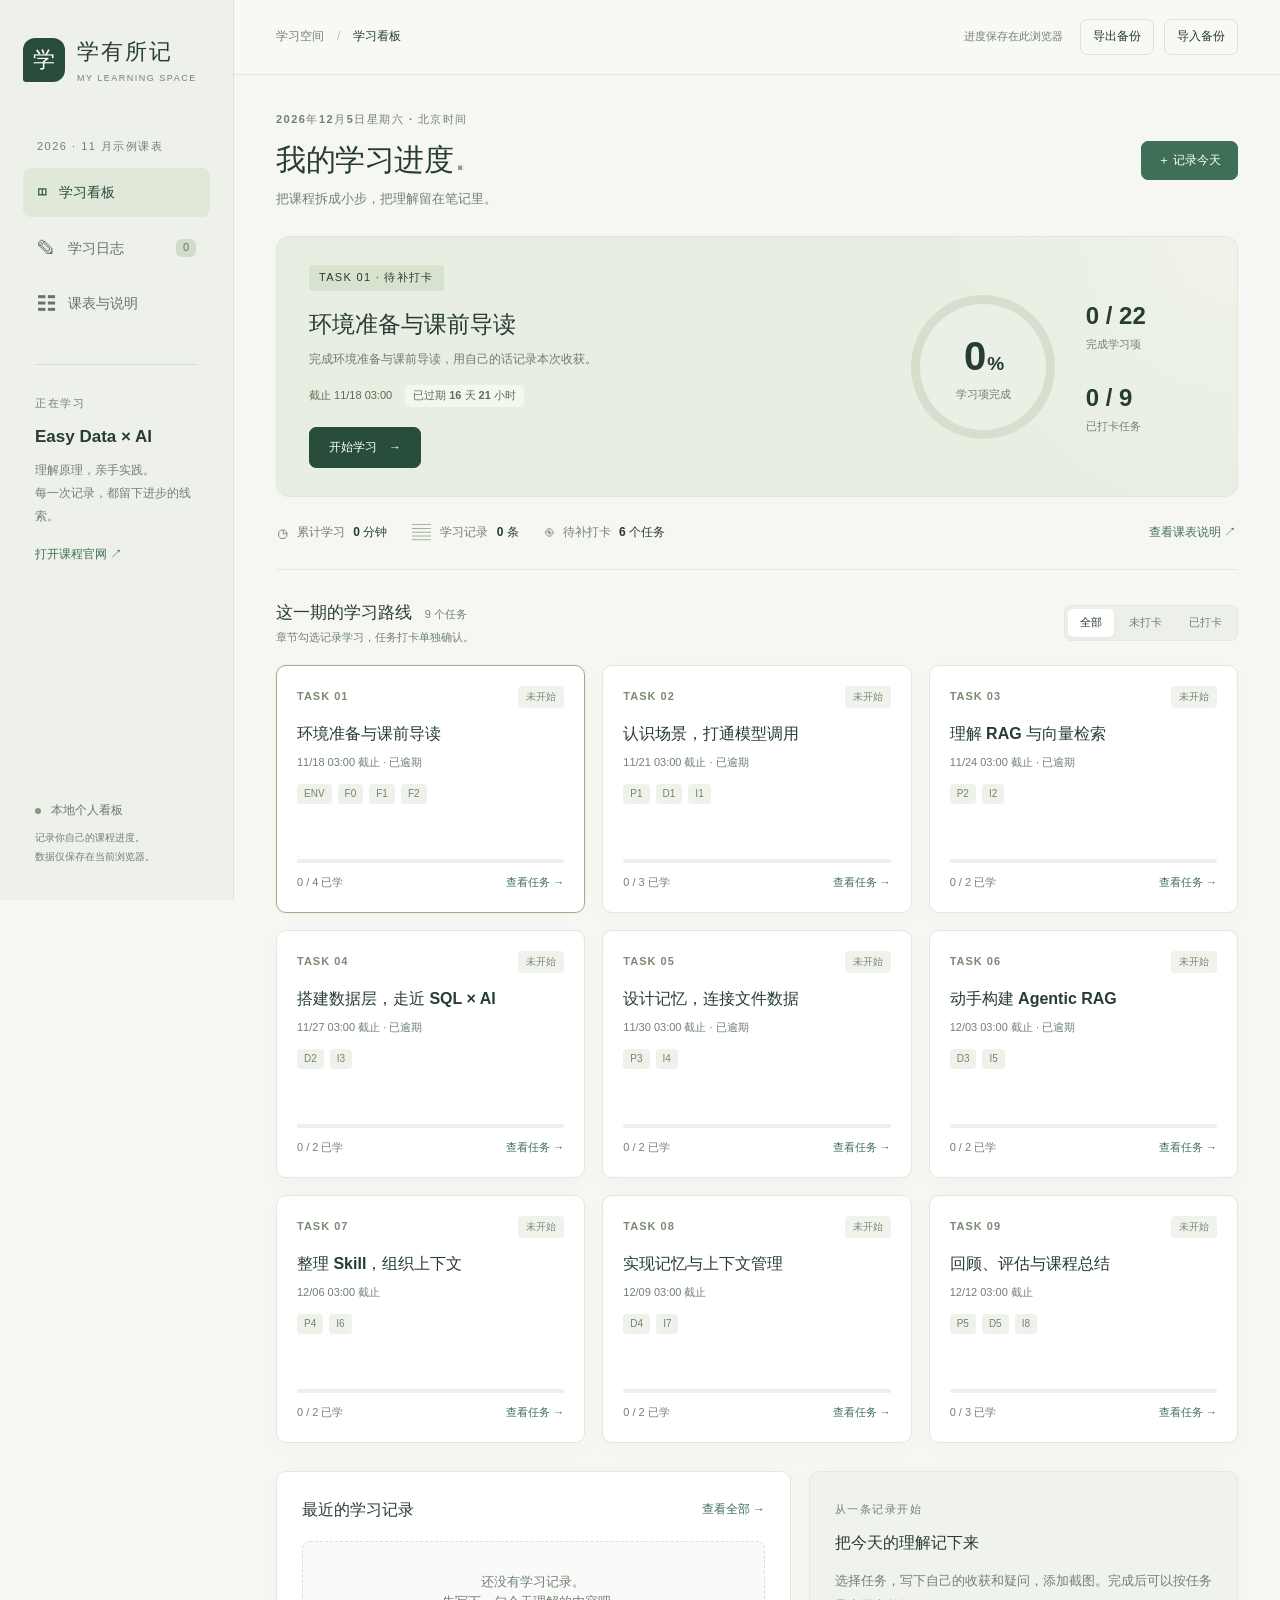
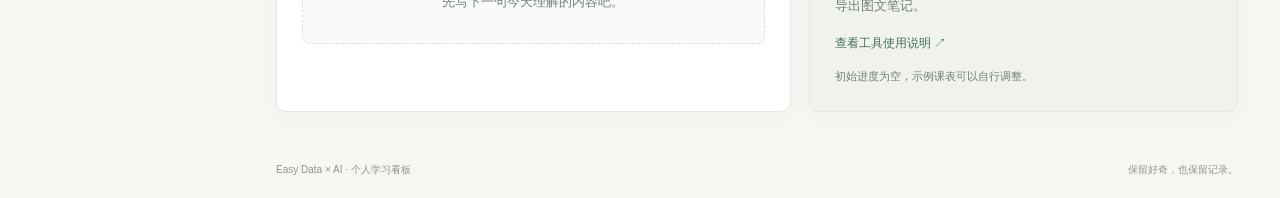
<file: tools/learning-dashboard/index.html>
<!doctype html>
<html lang="zh-CN">
<head>
  <meta charset="utf-8">
  <meta name="viewport" content="width=device-width,initial-scale=1">
  <meta name="color-scheme" content="light">
  <title>学有所记 · Easy Data × AI 学习看板</title>
  <link rel="stylesheet" href="styles.css">
  <script defer src="data.js"></script>
  <script defer src="core.js"></script>
  <script defer src="images.js"></script>
  <script defer src="markdown.js"></script>
  <script defer src="app.js"></script>
</head>
<body>
  <aside class="sidebar">
    <a class="brand" href="#overview"><span class="brand-mark" aria-hidden="true">学</span><span>学有所记<small>MY LEARNING SPACE</small></span></a>
    <div class="cohort-label">2026 · 11 月示例课表</div>
    <nav aria-label="看板导航">
      <button class="nav-item active" data-view="overview" aria-current="page"><span aria-hidden="true">◫</span> 学习看板</button>
      <button class="nav-item" data-view="journal"><span aria-hidden="true">✎</span> 学习日志 <span class="nav-count" id="log-count">0</span></button>
      <button class="nav-item" data-view="about"><span aria-hidden="true">☷</span> 课表与说明</button>
    </nav>
    <div class="sidebar-course"><span class="eyebrow">正在学习</span><h2>Easy Data × AI</h2><p>理解原理，亲手实践。<br>每一次记录，都留下进步的线索。</p><a href="https://datawhalechina.github.io/easy-data-x-ai/course-intro.html" target="_blank" rel="noopener noreferrer">打开课程官网 <span aria-hidden="true">↗</span></a></div>
    <div class="sidebar-bottom"><span class="tiny-dot"></span> 本地个人看板<p>记录你自己的课程进度。<br>数据仅保存在当前浏览器。</p></div>
  </aside>
  <div class="workspace">
    <header class="topbar"><div><span class="breadcrumb">学习空间</span><span class="crumb-divider">/</span><span id="page-crumb">学习看板</span></div><div class="topbar-actions"><span id="save-state" role="status" aria-live="polite">进度保存在此浏览器</span><button class="button subtle" id="export-json">导出备份</button><button class="button subtle" id="import-json">导入备份</button></div></header>
    <main id="main-content">
      <div id="storage-warning" class="notice warning" hidden></div>
      <section id="overview-view" class="view">
        <div class="page-heading"><div><div class="eyebrow" id="today-label">北京时间</div><h1>我的学习进度<span class="title-dot">.</span></h1><p>把课程拆成小步，把理解留在笔记里。</p></div><button class="button primary" data-action="new-log">＋ 记录今天</button></div>
        <section class="hero" aria-label="当前任务与总进度">
          <div class="hero-focus"><span class="hero-kicker" id="focus-kicker">当前关注</span><h2 id="focus-title"></h2><p id="focus-description"></p><div class="focus-meta"><span id="focus-deadline"></span><span id="focus-countdown"></span></div><button class="button dark" id="continue-task">开始学习 <span aria-hidden="true">→</span></button></div>
          <div class="hero-progress"><div class="progress-ring" id="overall-ring" role="img" aria-label="学习进度 0%"><div><strong id="overall-percent">0<span>%</span></strong><span>学习项完成</span></div></div><div class="hero-numbers"><div><strong id="learning-count">0 / 22</strong><span>完成学习项</span></div><div><strong id="submitted-count">0 / 9</strong><span>已打卡任务</span></div></div></div>
        </section>
        <div class="quick-stats"><div><span class="stat-symbol" aria-hidden="true">◷</span><span>累计学习 <strong id="total-time">0 分钟</strong></span></div><div><span class="stat-symbol" aria-hidden="true">▤</span><span>学习记录 <strong id="journal-total">0 条</strong></span></div><div><span class="stat-symbol" aria-hidden="true">◉</span><span id="deadline-stat">正在读取课表</span></div><button class="text-button" data-view="about">查看课表说明 ↗</button></div>
        <section class="task-section"><div class="section-heading"><div><h2>这一期的学习路线 <span class="muted-count">9 个任务</span></h2><p>章节勾选记录学习，任务打卡单独确认。</p></div><div class="segmented" aria-label="筛选任务"><button class="selected" data-filter="all" aria-pressed="true">全部</button><button data-filter="unfinished" aria-pressed="false">未打卡</button><button data-filter="submitted" aria-pressed="false">已打卡</button></div></div><div id="task-grid" class="task-grid"></div><div id="empty-tasks" class="empty" hidden>这个分类下还没有任务。</div></section>
        <section class="bottom-grid"><div class="paper-card"><div class="section-heading compact"><h2>最近的学习记录</h2><button class="text-button" data-view="journal">查看全部 →</button></div><div id="recent-logs"></div></div><div class="paper-card starting-point"><span class="eyebrow">从一条记录开始</span><h2>把今天的理解记下来</h2><p>选择任务，写下自己的收获和疑问，添加截图。完成后可以按任务导出图文笔记。</p><a href="README.md" target="_blank">查看工具使用说明 ↗</a><small>初始进度为空，示例课表可以自行调整。</small></div></section>
      </section>
      <section id="journal-view" class="view" hidden><div class="page-heading"><div><div class="eyebrow">LEARNING JOURNAL</div><h1>记录理解，也记录疑问<span class="title-dot">.</span></h1><p>留下今天学了什么、哪里卡住，以及下一步想试什么。</p></div><div class="inline-actions"><label class="export-label" for="export-task">导出范围<select id="export-task"><option value="all">全部记录</option></select></label><button class="button" id="export-picture-notes">导出图文笔记 ZIP</button><button class="button" id="export-markdown">导出学习记录</button><button class="button primary" data-action="new-log">＋ 写一条记录</button></div></div><div id="journal-list"></div></section>
      <section id="about-view" class="view" hidden><div class="page-heading"><div><div class="eyebrow">ABOUT THIS TOOL</div><h1>使用说明与示例课表<span class="title-dot">.</span></h1><p>开源、离线可用的个人学习工具。</p></div></div><div class="about-grid"><article class="paper-card"><h2>示例课表</h2><p>内置 Easy Data × AI 的 2026 年 11 月共学示例：9 个任务、22 个辅助学习项。日期均为北京时间（UTC+8），截止时间可在任务详情调整。</p><p>任务标题是导航概括，不代表官方验收标准；实际要求以本人参加课程的通知为准。其他课程可修改 data.js 中的任务、章节和链接。</p><div id="schedule-table"></div></article><article class="paper-card"><h2>图文记录与导出</h2><p>每条日志支持自定义标题、关联任务、文字与截图。截图可选择文件或在日志窗口粘贴，保存后点击缩略图放大。</p><p>导出范围可选单个任务、全部或未关联记录。图文 ZIP 包含 README.md 和 images 文件夹，解压后保持相对位置即可阅读或发布。</p><p>参考来源由用户填写；普通文字换行会在导出时保留。</p></article><article class="paper-card"><h2>本地保存与备份</h2><p>没有账号、云同步、遥测或自动上传。进度与截图保存在当前浏览器的 localStorage。换浏览器、移动文件或清理缓存前，请先导出 JSON 备份。</p><p>截图会压缩，每条最多 6 张，总容量有限，原图请另存。浏览器提示保存失败时，先导出备份再关闭页面。</p><p>公开分享源码时，勿把自己的备份、导出笔记或私人截图一起上传。</p></article><article class="paper-card"><h2>来源与许可</h2><p>工具代码采用 MIT 许可证。代码由 AI 辅助开发和整理，使用者应自行验证是否适合自己的用途。</p><p>课程名称、章节标题和阅读链接用于示例导航；课程内容与其他第三方材料的版权和许可归各来源，不属于本工具的 MIT 授权范围。</p><a href="https://github.com/datawhalechina/easy-data-x-ai" target="_blank" rel="noopener noreferrer">课程来源 ↗</a>　<a href="README.md" target="_blank">完整说明 ↗</a></article></div></section>
      <footer class="footer"><span>Easy Data × AI · 个人学习看板</span><span>保留好奇，也保留记录。</span></footer>
    </main>
  </div>
  <dialog id="task-dialog" aria-labelledby="task-dialog-title"><div id="task-dialog-content"></div></dialog>
  <dialog id="log-dialog" aria-labelledby="log-dialog-title"><form id="log-form"><div class="dialog-header"><div><span class="eyebrow">学习日志</span><h2 id="log-dialog-title">记录一次学习</h2></div><button type="button" class="close-button" data-close="log-dialog" aria-label="关闭日志窗口">×</button></div><div class="dialog-body"><div class="form-row"><label>学习日期<input type="date" id="log-date" required></label><label>学习时长（分钟，可不填）<input type="number" id="log-minutes" min="1" max="1440" step="1" placeholder="例如 30"></label></div><label>关联任务<select id="log-task"></select></label><label>记录小标题（可选）<input type="text" id="log-title" maxlength="120" placeholder="例如：Git 环境配置 / 第一次 API 调用"></label><label>学到的内容 / 疑问 / 下一步<textarea id="log-content" rows="7" maxlength="10000" placeholder="今天我理解了……&#10;还不确定的是……&#10;下一步想试……" required></textarea></label><div class="image-attachments"><div class="section-heading compact"><strong>截图附件</strong><button type="button" class="button" id="add-log-images">＋ 添加截图</button></div><p id="image-capacity" class="subtle-help"></p><p class="subtle-help">PNG / JPG / WebP，每条最多 6 张，自动压缩。写完后点击“保存记录”。</p><div id="log-image-preview" class="log-gallery"></div></div><p id="log-error" class="form-error" role="alert"></p></div><div class="dialog-footer"><button type="button" class="button" data-close="log-dialog">取消</button><button type="submit" class="button primary">保存记录</button></div></form></dialog>
  <input type="file" id="import-file" accept=".json,application/json" hidden>
  <input type="file" id="log-image-files" accept="image/png,image/jpeg,image/webp" multiple hidden>
  <dialog id="image-dialog" aria-label="截图预览"><div class="dialog-header"><h2 id="image-title">截图预览</h2><button type="button" class="close-button" data-close="image-dialog" aria-label="关闭截图预览">×</button></div><div class="image-full"><img id="image-full" alt="学习截图"></div></dialog>
  <div id="toast" class="toast" role="status" aria-live="polite" hidden></div>
  <noscript><p class="notice warning">请在浏览器中启用 JavaScript，才能查看和保存学习进度。</p></noscript>
</body>
</html>
</file>
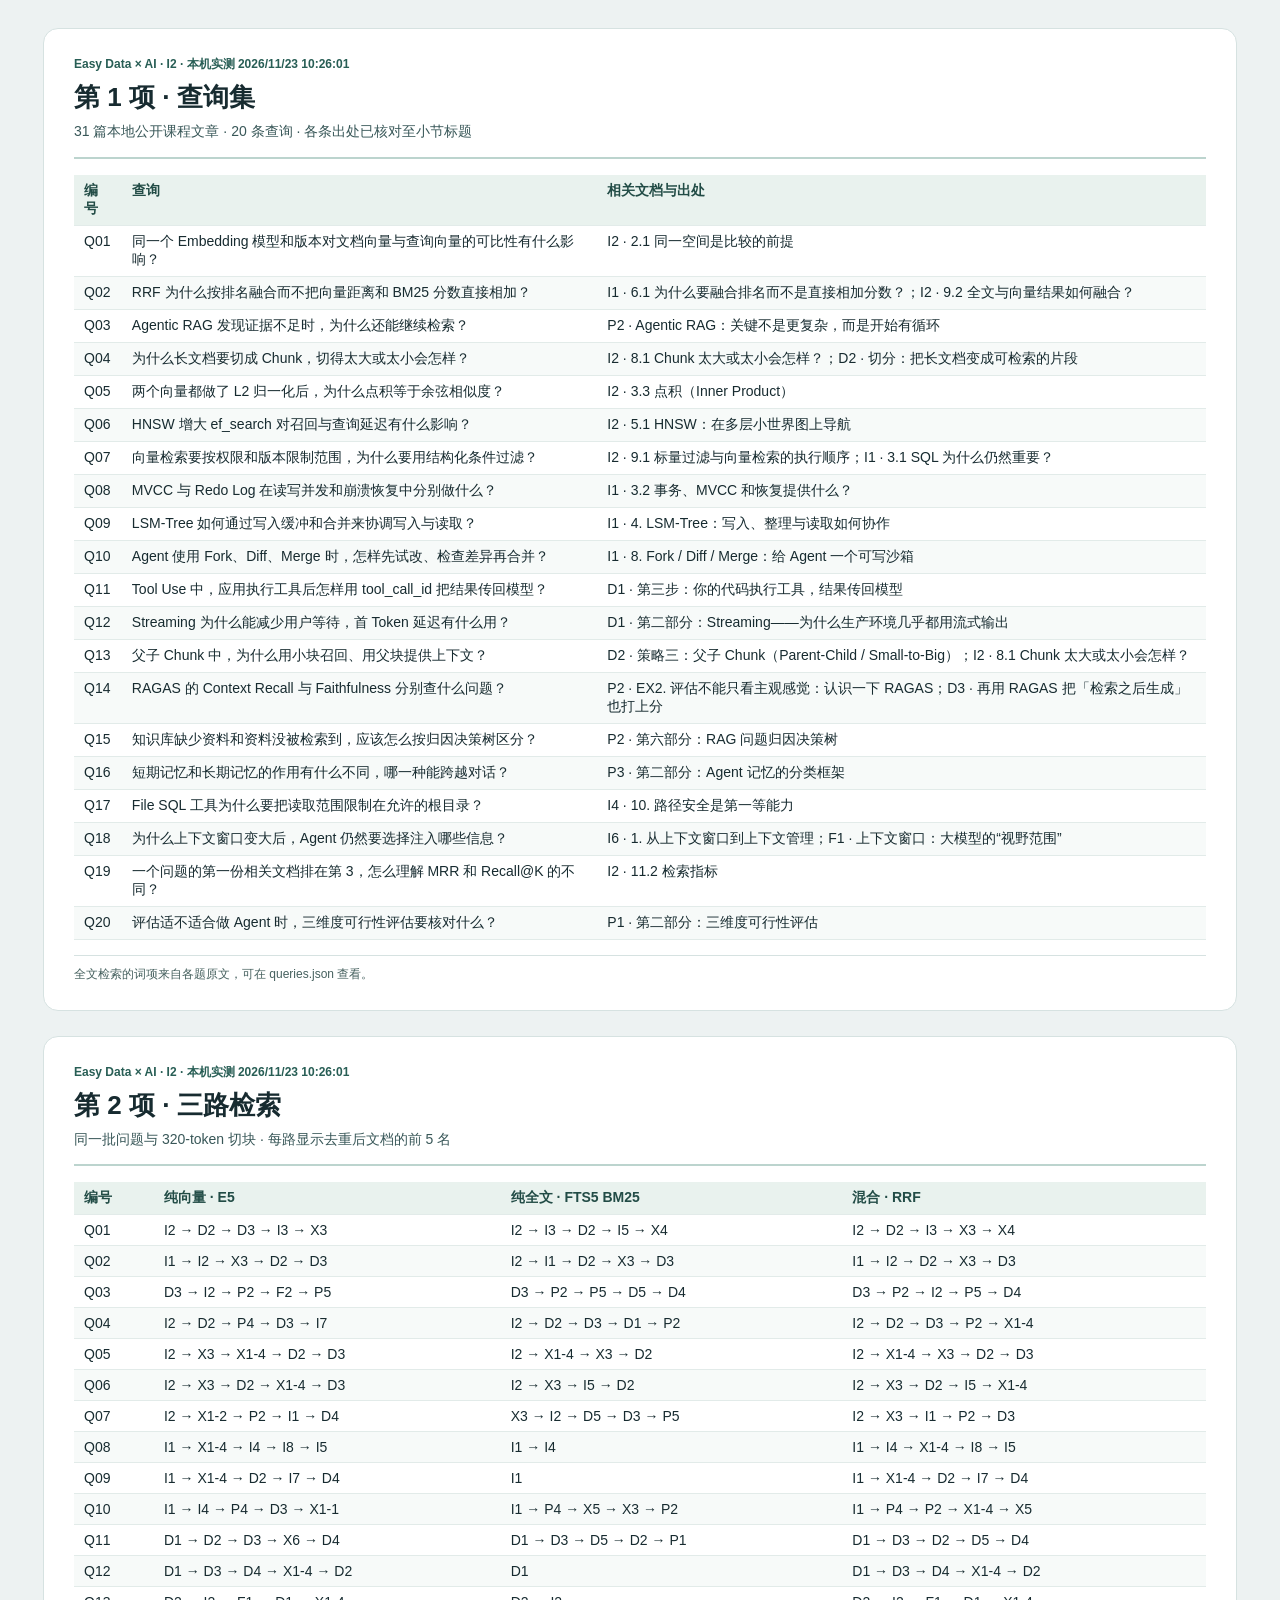
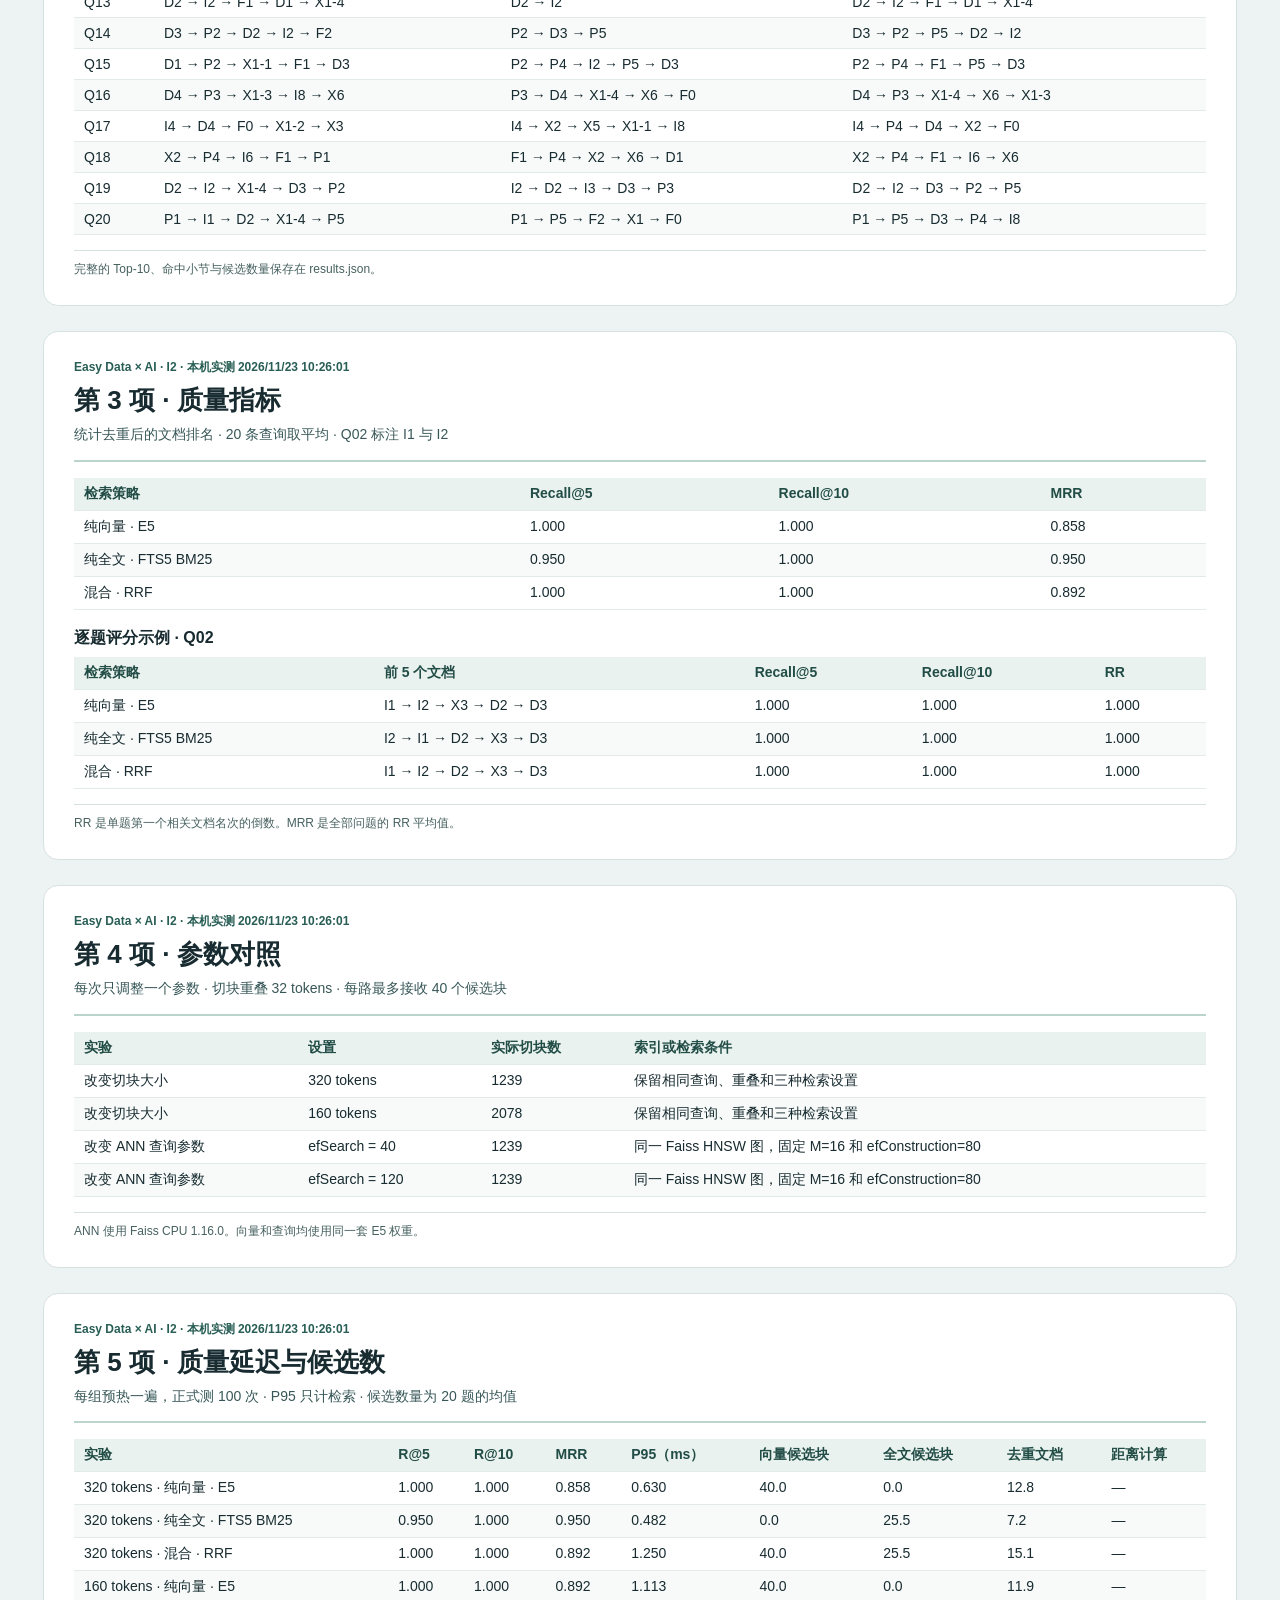
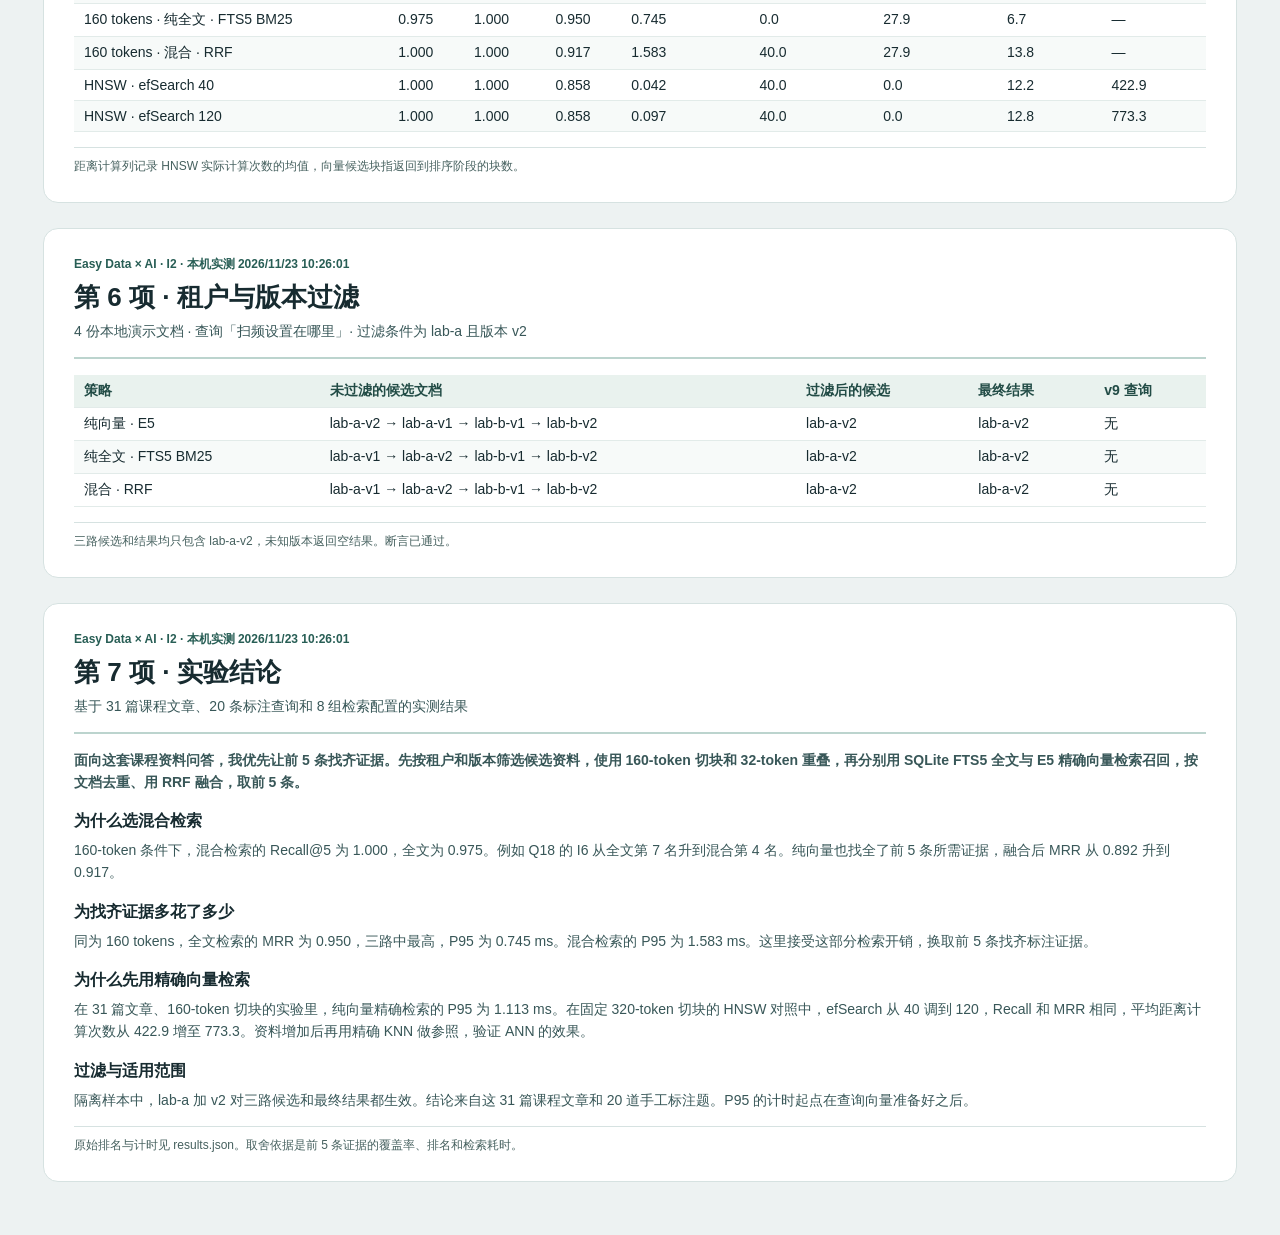
<file: Task03/I2-action/运行结果.html>
<!doctype html><html lang="zh-CN"><meta charset="utf-8"><meta name="viewport" content="width=device-width,initial-scale=1"><title>I2 课后行动 · 实测结果与结论</title><style>*,*::before,*::after{box-sizing:border-box} body{margin:0;background:#edf2f2;color:#172b30;font-family:"Microsoft YaHei UI","Segoe UI",sans-serif;font-size:14px} main{max-width:1250px;margin:auto;padding:28px} section{background:#fff;border:1px solid #d6e2e1;border-radius:15px;padding:27px 30px;margin-bottom:25px} header{border-bottom:2px solid #bcd4ce;padding-bottom:14px;margin-bottom:16px} .eyebrow{color:#285e55;font-size:12px;font-weight:650} h1{margin:7px 0 6px;font-size:26px} p{margin:0;line-height:1.55;color:#385758} h3{font-size:16px;margin:18px 0 8px} table{border-collapse:collapse;width:100%;text-align:left;table-layout:auto;font-variant-numeric:tabular-nums} th,td{padding:7px 10px;border-bottom:1px solid #e2ebe9;vertical-align:top} th{color:#224c46;background:#e9f2ee} tr:nth-child(even) td{background:#f7faf9} td:first-child{white-space:nowrap} #step-01 td:nth-child(2){width:42%} #step-02 td{white-space:nowrap} #step-05 td,#step-05 th{white-space:nowrap} footer{margin-top:15px;padding-top:10px;border-top:1px solid #d6e2e1;color:#46615f;font-size:12px}</style><main><section id="step-01"><header><div class="eyebrow">Easy Data × AI · I2 · 本机实测 2026/11/23 10:26:01</div><h1>第 1 项 · 查询集</h1><p>31 篇本地公开课程文章 · 20 条查询 · 各条出处已核对至小节标题</p></header><table><thead><tr><th scope="col">编号</th><th scope="col">查询</th><th scope="col">相关文档与出处</th></tr></thead><tbody><tr><td>Q01</td><td>同一个 Embedding 模型和版本对文档向量与查询向量的可比性有什么影响？</td><td>I2 · 2.1 同一空间是比较的前提</td></tr><tr><td>Q02</td><td>RRF 为什么按排名融合而不把向量距离和 BM25 分数直接相加？</td><td>I1 · 6.1 为什么要融合排名而不是直接相加分数？；I2 · 9.2 全文与向量结果如何融合？</td></tr><tr><td>Q03</td><td>Agentic RAG 发现证据不足时，为什么还能继续检索？</td><td>P2 · Agentic RAG：关键不是更复杂，而是开始有循环</td></tr><tr><td>Q04</td><td>为什么长文档要切成 Chunk，切得太大或太小会怎样？</td><td>I2 · 8.1 Chunk 太大或太小会怎样？；D2 · 切分：把长文档变成可检索的片段</td></tr><tr><td>Q05</td><td>两个向量都做了 L2 归一化后，为什么点积等于余弦相似度？</td><td>I2 · 3.3 点积（Inner Product）</td></tr><tr><td>Q06</td><td>HNSW 增大 ef_search 对召回与查询延迟有什么影响？</td><td>I2 · 5.1 HNSW：在多层小世界图上导航</td></tr><tr><td>Q07</td><td>向量检索要按权限和版本限制范围，为什么要用结构化条件过滤？</td><td>I2 · 9.1 标量过滤与向量检索的执行顺序；I1 · 3.1 SQL 为什么仍然重要？</td></tr><tr><td>Q08</td><td>MVCC 与 Redo Log 在读写并发和崩溃恢复中分别做什么？</td><td>I1 · 3.2 事务、MVCC 和恢复提供什么？</td></tr><tr><td>Q09</td><td>LSM-Tree 如何通过写入缓冲和合并来协调写入与读取？</td><td>I1 · 4. LSM-Tree：写入、整理与读取如何协作</td></tr><tr><td>Q10</td><td>Agent 使用 Fork、Diff、Merge 时，怎样先试改、检查差异再合并？</td><td>I1 · 8. Fork / Diff / Merge：给 Agent 一个可写沙箱</td></tr><tr><td>Q11</td><td>Tool Use 中，应用执行工具后怎样用 tool_call_id 把结果传回模型？</td><td>D1 · 第三步：你的代码执行工具，结果传回模型</td></tr><tr><td>Q12</td><td>Streaming 为什么能减少用户等待，首 Token 延迟有什么用？</td><td>D1 · 第二部分：Streaming——为什么生产环境几乎都用流式输出</td></tr><tr><td>Q13</td><td>父子 Chunk 中，为什么用小块召回、用父块提供上下文？</td><td>D2 · 策略三：父子 Chunk（Parent-Child / Small-to-Big）；I2 · 8.1 Chunk 太大或太小会怎样？</td></tr><tr><td>Q14</td><td>RAGAS 的 Context Recall 与 Faithfulness 分别查什么问题？</td><td>P2 · EX2. 评估不能只看主观感觉：认识一下 RAGAS；D3 · 再用 RAGAS 把「检索之后生成」也打上分</td></tr><tr><td>Q15</td><td>知识库缺少资料和资料没被检索到，应该怎么按归因决策树区分？</td><td>P2 · 第六部分：RAG 问题归因决策树</td></tr><tr><td>Q16</td><td>短期记忆和长期记忆的作用有什么不同，哪一种能跨越对话？</td><td>P3 · 第二部分：Agent 记忆的分类框架</td></tr><tr><td>Q17</td><td>File SQL 工具为什么要把读取范围限制在允许的根目录？</td><td>I4 · 10. 路径安全是第一等能力</td></tr><tr><td>Q18</td><td>为什么上下文窗口变大后，Agent 仍然要选择注入哪些信息？</td><td>I6 · 1. 从上下文窗口到上下文管理；F1 · 上下文窗口：大模型的“视野范围”</td></tr><tr><td>Q19</td><td>一个问题的第一份相关文档排在第 3，怎么理解 MRR 和 Recall@K 的不同？</td><td>I2 · 11.2 检索指标</td></tr><tr><td>Q20</td><td>评估适不适合做 Agent 时，三维度可行性评估要核对什么？</td><td>P1 · 第二部分：三维度可行性评估</td></tr></tbody></table><footer>全文检索的词项来自各题原文，可在 queries.json 查看。</footer></section>
<section id="step-02"><header><div class="eyebrow">Easy Data × AI · I2 · 本机实测 2026/11/23 10:26:01</div><h1>第 2 项 · 三路检索</h1><p>同一批问题与 320-token 切块 · 每路显示去重后文档的前 5 名</p></header><table><thead><tr><th scope="col">编号</th><th scope="col">纯向量 · E5</th><th scope="col">纯全文 · FTS5 BM25</th><th scope="col">混合 · RRF</th></tr></thead><tbody><tr><td>Q01</td><td>I2 → D2 → D3 → I3 → X3</td><td>I2 → I3 → D2 → I5 → X4</td><td>I2 → D2 → I3 → X3 → X4</td></tr><tr><td>Q02</td><td>I1 → I2 → X3 → D2 → D3</td><td>I2 → I1 → D2 → X3 → D3</td><td>I1 → I2 → D2 → X3 → D3</td></tr><tr><td>Q03</td><td>D3 → I2 → P2 → F2 → P5</td><td>D3 → P2 → P5 → D5 → D4</td><td>D3 → P2 → I2 → P5 → D4</td></tr><tr><td>Q04</td><td>I2 → D2 → P4 → D3 → I7</td><td>I2 → D2 → D3 → D1 → P2</td><td>I2 → D2 → D3 → P2 → X1-4</td></tr><tr><td>Q05</td><td>I2 → X3 → X1-4 → D2 → D3</td><td>I2 → X1-4 → X3 → D2</td><td>I2 → X1-4 → X3 → D2 → D3</td></tr><tr><td>Q06</td><td>I2 → X3 → D2 → X1-4 → D3</td><td>I2 → X3 → I5 → D2</td><td>I2 → X3 → D2 → I5 → X1-4</td></tr><tr><td>Q07</td><td>I2 → X1-2 → P2 → I1 → D4</td><td>X3 → I2 → D5 → D3 → P5</td><td>I2 → X3 → I1 → P2 → D3</td></tr><tr><td>Q08</td><td>I1 → X1-4 → I4 → I8 → I5</td><td>I1 → I4</td><td>I1 → I4 → X1-4 → I8 → I5</td></tr><tr><td>Q09</td><td>I1 → X1-4 → D2 → I7 → D4</td><td>I1</td><td>I1 → X1-4 → D2 → I7 → D4</td></tr><tr><td>Q10</td><td>I1 → I4 → P4 → D3 → X1-1</td><td>I1 → P4 → X5 → X3 → P2</td><td>I1 → P4 → P2 → X1-4 → X5</td></tr><tr><td>Q11</td><td>D1 → D2 → D3 → X6 → D4</td><td>D1 → D3 → D5 → D2 → P1</td><td>D1 → D3 → D2 → D5 → D4</td></tr><tr><td>Q12</td><td>D1 → D3 → D4 → X1-4 → D2</td><td>D1</td><td>D1 → D3 → D4 → X1-4 → D2</td></tr><tr><td>Q13</td><td>D2 → I2 → F1 → D1 → X1-4</td><td>D2 → I2</td><td>D2 → I2 → F1 → D1 → X1-4</td></tr><tr><td>Q14</td><td>D3 → P2 → D2 → I2 → F2</td><td>P2 → D3 → P5</td><td>D3 → P2 → P5 → D2 → I2</td></tr><tr><td>Q15</td><td>D1 → P2 → X1-1 → F1 → D3</td><td>P2 → P4 → I2 → P5 → D3</td><td>P2 → P4 → F1 → P5 → D3</td></tr><tr><td>Q16</td><td>D4 → P3 → X1-3 → I8 → X6</td><td>P3 → D4 → X1-4 → X6 → F0</td><td>D4 → P3 → X1-4 → X6 → X1-3</td></tr><tr><td>Q17</td><td>I4 → D4 → F0 → X1-2 → X3</td><td>I4 → X2 → X5 → X1-1 → I8</td><td>I4 → P4 → D4 → X2 → F0</td></tr><tr><td>Q18</td><td>X2 → P4 → I6 → F1 → P1</td><td>F1 → P4 → X2 → X6 → D1</td><td>X2 → P4 → F1 → I6 → X6</td></tr><tr><td>Q19</td><td>D2 → I2 → X1-4 → D3 → P2</td><td>I2 → D2 → I3 → D3 → P3</td><td>D2 → I2 → D3 → P2 → P5</td></tr><tr><td>Q20</td><td>P1 → I1 → D2 → X1-4 → P5</td><td>P1 → P5 → F2 → X1 → F0</td><td>P1 → P5 → D3 → P4 → I8</td></tr></tbody></table><footer>完整的 Top-10、命中小节与候选数量保存在 results.json。</footer></section>
<section id="step-03"><header><div class="eyebrow">Easy Data × AI · I2 · 本机实测 2026/11/23 10:26:01</div><h1>第 3 项 · 质量指标</h1><p>统计去重后的文档排名 · 20 条查询取平均 · Q02 标注 I1 与 I2</p></header><table><thead><tr><th scope="col">检索策略</th><th scope="col">Recall@5</th><th scope="col">Recall@10</th><th scope="col">MRR</th></tr></thead><tbody><tr><td>纯向量 · E5</td><td>1.000</td><td>1.000</td><td>0.858</td></tr><tr><td>纯全文 · FTS5 BM25</td><td>0.950</td><td>1.000</td><td>0.950</td></tr><tr><td>混合 · RRF</td><td>1.000</td><td>1.000</td><td>0.892</td></tr></tbody></table><h3>逐题评分示例 · Q02</h3><table><thead><tr><th scope="col">检索策略</th><th scope="col">前 5 个文档</th><th scope="col">Recall@5</th><th scope="col">Recall@10</th><th scope="col">RR</th></tr></thead><tbody><tr><td>纯向量 · E5</td><td>I1 → I2 → X3 → D2 → D3</td><td>1.000</td><td>1.000</td><td>1.000</td></tr><tr><td>纯全文 · FTS5 BM25</td><td>I2 → I1 → D2 → X3 → D3</td><td>1.000</td><td>1.000</td><td>1.000</td></tr><tr><td>混合 · RRF</td><td>I1 → I2 → D2 → X3 → D3</td><td>1.000</td><td>1.000</td><td>1.000</td></tr></tbody></table><footer>RR 是单题第一个相关文档名次的倒数。MRR 是全部问题的 RR 平均值。</footer></section>
<section id="step-04"><header><div class="eyebrow">Easy Data × AI · I2 · 本机实测 2026/11/23 10:26:01</div><h1>第 4 项 · 参数对照</h1><p>每次只调整一个参数 · 切块重叠 32 tokens · 每路最多接收 40 个候选块</p></header><table><thead><tr><th scope="col">实验</th><th scope="col">设置</th><th scope="col">实际切块数</th><th scope="col">索引或检索条件</th></tr></thead><tbody><tr><td>改变切块大小</td><td>320 tokens</td><td>1239</td><td>保留相同查询、重叠和三种检索设置</td></tr><tr><td>改变切块大小</td><td>160 tokens</td><td>2078</td><td>保留相同查询、重叠和三种检索设置</td></tr><tr><td>改变 ANN 查询参数</td><td>efSearch = 40</td><td>1239</td><td>同一 Faiss HNSW 图，固定 M=16 和 efConstruction=80</td></tr><tr><td>改变 ANN 查询参数</td><td>efSearch = 120</td><td>1239</td><td>同一 Faiss HNSW 图，固定 M=16 和 efConstruction=80</td></tr></tbody></table><footer>ANN 使用 Faiss CPU 1.16.0。向量和查询均使用同一套 E5 权重。</footer></section>
<section id="step-05"><header><div class="eyebrow">Easy Data × AI · I2 · 本机实测 2026/11/23 10:26:01</div><h1>第 5 项 · 质量延迟与候选数</h1><p>每组预热一遍，正式测 100 次 · P95 只计检索 · 候选数量为 20 题的均值</p></header><table><thead><tr><th scope="col">实验</th><th scope="col">R@5</th><th scope="col">R@10</th><th scope="col">MRR</th><th scope="col">P95（ms）</th><th scope="col">向量候选块</th><th scope="col">全文候选块</th><th scope="col">去重文档</th><th scope="col">距离计算</th></tr></thead><tbody><tr><td>320 tokens · 纯向量 · E5</td><td>1.000</td><td>1.000</td><td>0.858</td><td>0.630</td><td>40.0</td><td>0.0</td><td>12.8</td><td>—</td></tr><tr><td>320 tokens · 纯全文 · FTS5 BM25</td><td>0.950</td><td>1.000</td><td>0.950</td><td>0.482</td><td>0.0</td><td>25.5</td><td>7.2</td><td>—</td></tr><tr><td>320 tokens · 混合 · RRF</td><td>1.000</td><td>1.000</td><td>0.892</td><td>1.250</td><td>40.0</td><td>25.5</td><td>15.1</td><td>—</td></tr><tr><td>160 tokens · 纯向量 · E5</td><td>1.000</td><td>1.000</td><td>0.892</td><td>1.113</td><td>40.0</td><td>0.0</td><td>11.9</td><td>—</td></tr><tr><td>160 tokens · 纯全文 · FTS5 BM25</td><td>0.975</td><td>1.000</td><td>0.950</td><td>0.745</td><td>0.0</td><td>27.9</td><td>6.7</td><td>—</td></tr><tr><td>160 tokens · 混合 · RRF</td><td>1.000</td><td>1.000</td><td>0.917</td><td>1.583</td><td>40.0</td><td>27.9</td><td>13.8</td><td>—</td></tr><tr><td>HNSW · efSearch 40</td><td>1.000</td><td>1.000</td><td>0.858</td><td>0.042</td><td>40.0</td><td>0.0</td><td>12.2</td><td>422.9</td></tr><tr><td>HNSW · efSearch 120</td><td>1.000</td><td>1.000</td><td>0.858</td><td>0.097</td><td>40.0</td><td>0.0</td><td>12.8</td><td>773.3</td></tr></tbody></table><footer>距离计算列记录 HNSW 实际计算次数的均值，向量候选块指返回到排序阶段的块数。</footer></section>
<section id="step-06"><header><div class="eyebrow">Easy Data × AI · I2 · 本机实测 2026/11/23 10:26:01</div><h1>第 6 项 · 租户与版本过滤</h1><p>4 份本地演示文档 · 查询「扫频设置在哪里」· 过滤条件为 lab-a 且版本 v2</p></header><table><thead><tr><th scope="col">策略</th><th scope="col">未过滤的候选文档</th><th scope="col">过滤后的候选</th><th scope="col">最终结果</th><th scope="col">v9 查询</th></tr></thead><tbody><tr><td>纯向量 · E5</td><td>lab-a-v2 → lab-a-v1 → lab-b-v1 → lab-b-v2</td><td>lab-a-v2</td><td>lab-a-v2</td><td>无</td></tr><tr><td>纯全文 · FTS5 BM25</td><td>lab-a-v1 → lab-a-v2 → lab-b-v1 → lab-b-v2</td><td>lab-a-v2</td><td>lab-a-v2</td><td>无</td></tr><tr><td>混合 · RRF</td><td>lab-a-v1 → lab-a-v2 → lab-b-v1 → lab-b-v2</td><td>lab-a-v2</td><td>lab-a-v2</td><td>无</td></tr></tbody></table><footer>三路候选和结果均只包含 lab-a-v2，未知版本返回空结果。断言已通过。</footer></section>
<section id="step-07"><header><div class="eyebrow">Easy Data × AI · I2 · 本机实测 2026/11/23 10:26:01</div><h1>第 7 项 · 实验结论</h1><p>基于 31 篇课程文章、20 条标注查询和 8 组检索配置的实测结果</p></header><p><strong>面向这套课程资料问答，我优先让前 5 条找齐证据。先按租户和版本筛选候选资料，使用 160-token 切块和 32-token 重叠，再分别用 SQLite FTS5 全文与 E5 精确向量检索召回，按文档去重、用 RRF 融合，取前 5 条。</strong></p><h3>为什么选混合检索</h3><p>160-token 条件下，混合检索的 Recall@5 为 1.000，全文为 0.975。例如 Q18 的 I6 从全文第 7 名升到混合第 4 名。纯向量也找全了前 5 条所需证据，融合后 MRR 从 0.892 升到 0.917。</p><h3>为找齐证据多花了多少</h3><p>同为 160 tokens，全文检索的 MRR 为 0.950，三路中最高，P95 为 0.745 ms。混合检索的 P95 为 1.583 ms。这里接受这部分检索开销，换取前 5 条找齐标注证据。</p><h3>为什么先用精确向量检索</h3><p>在 31 篇文章、160-token 切块的实验里，纯向量精确检索的 P95 为 1.113 ms。在固定 320-token 切块的 HNSW 对照中，efSearch 从 40 调到 120，Recall 和 MRR 相同，平均距离计算次数从 422.9 增至 773.3。资料增加后再用精确 KNN 做参照，验证 ANN 的效果。</p><h3>过滤与适用范围</h3><p>隔离样本中，lab-a 加 v2 对三路候选和最终结果都生效。结论来自这 31 篇课程文章和 20 道手工标注题。P95 的计时起点在查询向量准备好之后。</p><footer>原始排名与计时见 results.json。取舍依据是前 5 条证据的覆盖率、排名和检索耗时。</footer></section></main></html>
</file>
<file: tools/learning-dashboard/styles.css>
:root{--bg:#f6f7f3;--paper:#fff;--ink:#263c34;--muted:#708078;--green:#3f7057;--green-dark:#284e3b;--sage:#e8eee2;--line:#e3e8df;--amber:#996023;--red:#aa5348;--shadow:0 6px 24px #263c3405;font-family:Inter,"Segoe UI","Microsoft YaHei UI","Microsoft YaHei",sans-serif;color:var(--ink);background:var(--bg);font-synthesis:none}
*{box-sizing:border-box}body{margin:0;font-size:14px;line-height:1.6}button,input,textarea,select{font:inherit}button,a,input,textarea,select{-webkit-tap-highlight-color:transparent}button{cursor:pointer}a{color:var(--green);text-decoration:none}a:hover{text-decoration:underline}button:focus-visible,a:focus-visible,input:focus-visible,textarea:focus-visible,select:focus-visible{outline:3px solid #a0bfa8;outline-offset:3px}button:disabled{cursor:not-allowed;opacity:.45}button{color:inherit}h1,h2,h3,p{margin:0}[hidden]{display:none!important}.sidebar{position:fixed;inset:0 auto 0 0;width:234px;background:#eef1e9;border-right:1px solid #dde4d6;padding:34px 23px;display:flex;flex-direction:column}.brand{display:flex;gap:12px;align-items:center;color:var(--ink);font-size:22px;font-weight:650;letter-spacing:2px}.brand:hover{text-decoration:none}.brand-mark{display:grid;place-items:center;width:42px;height:44px;border-radius:12px 12px 12px 3px;background:var(--green-dark);color:#fff;font-size:22px;font-weight:400;letter-spacing:0}.brand small{display:block;font-size:9px;letter-spacing:1.5px;font-weight:500;color:var(--muted);margin-top:2px}.cohort-label{font-size:11px;letter-spacing:1.5px;color:var(--muted);margin:52px 14px 13px}nav{display:grid;gap:7px}.nav-item{border:0;background:transparent;text-align:left;padding:13px 14px;display:flex;align-items:center;gap:12px;border-radius:8px;color:#63746a}.nav-item>span:first-child{font-size:19px;line-height:1}.nav-item.active{background:#dfe8d9;color:var(--green-dark);font-weight:600}.nav-item:hover{background:#e4ebde}.nav-count{margin-left:auto;font-size:11px;background:#d1ddca;padding:0 7px;border-radius:6px}.sidebar-course{margin:37px 12px 0;padding-top:26px;border-top:1px solid #d8e0d3}.eyebrow{font-size:11px;letter-spacing:1.5px;color:var(--muted);font-weight:600}.sidebar-course h2{font-size:17px;margin:9px 0}.sidebar-course p{font-size:12px;color:var(--muted);line-height:1.9}.sidebar-course a{display:block;margin-top:18px;font-size:12px}.sidebar-bottom{margin-top:auto;padding:35px 12px 0;color:#66796b;font-size:12px}.tiny-dot{display:inline-block;width:6px;height:6px;border-radius:50%;background:#7f9b77;margin-right:7px}.sidebar-bottom p{font-size:10px;line-height:1.9;color:var(--muted);margin-top:8px}.workspace{margin-left:234px}.topbar{min-height:75px;display:flex;align-items:center;justify-content:space-between;padding:0 42px;border-bottom:1px solid var(--line);font-size:12px;background:#f8f9f5}.breadcrumb{color:var(--muted)}.crumb-divider{margin:0 13px;color:#bac4b9}.topbar-actions{display:flex;align-items:center;gap:10px}#save-state{color:var(--muted);font-size:11px;margin-right:7px}.button{display:inline-flex;align-items:center;justify-content:center;gap:12px;padding:9px 16px;border:1px solid #dbe2d6;border-radius:7px;background:var(--paper);font-size:12px;white-space:nowrap;transition:background .15s,transform .15s}.button:hover{background:#f0f4eb}.button:active{transform:translateY(1px)}.button.primary{color:#fff;background:var(--green);border-color:var(--green)}.button.primary:hover{background:#345e48}.button.dark{background:var(--green-dark);border-color:var(--green-dark);color:#fff;padding:10px 19px}.button.dark:hover{background:#38644a}.button.subtle{background:transparent;padding:7px 12px}.button.danger{color:var(--red)}main{max-width:1450px;margin:0 auto;padding:36px 42px 20px}.page-heading{display:flex;align-items:center;justify-content:space-between;gap:22px;margin-bottom:27px}h1{font-size:30px;letter-spacing:-.5px;font-weight:650;margin:7px 0 5px}.title-dot{color:#8ba481;margin-left:3px}.page-heading p{color:var(--muted);font-size:13px}.hero{display:grid;grid-template-columns:1.3fr 1fr;min-height:258px;background:#e8eee2;border:1px solid #e0e7d9;border-radius:13px;overflow:hidden}.hero-focus{padding:28px 32px;position:relative}.hero-kicker{font-size:11px;letter-spacing:1.3px;background:#d7e3cf;display:inline-block;padding:4px 10px;border-radius:4px}.hero-focus h2{font-size:23px;font-weight:600;margin:15px 0 7px}.hero-focus p{color:#6d7d68;font-size:12px;max-width:430px}.focus-meta{display:flex;align-items:center;flex-wrap:wrap;gap:13px;margin:16px 0 20px;font-size:11px;color:#596e54}#focus-countdown{background:#f4f7ef;padding:2px 8px;border-radius:4px;font-weight:600}.hero-progress{display:flex;align-items:center;justify-content:center;gap:31px;background:radial-gradient(circle at 100% 0,#f4f6ed99,transparent 60%);padding:25px}.progress-ring{--progress:0%;width:144px;height:144px;flex-shrink:0;border-radius:50%;background:conic-gradient(var(--green) var(--progress),#d5dfce 0);padding:9px;transform:rotate(-.001deg)}.progress-ring>div{display:flex;flex-direction:column;align-items:center;justify-content:center;height:100%;border-radius:50%;background:#eaf0e5}.progress-ring strong{font-size:40px;line-height:1.3;font-weight:550;letter-spacing:-2px;font-variant-numeric:tabular-nums}.progress-ring strong span{font-size:19px;margin-left:3px}.progress-ring>div>span{font-size:11px;color:#71806a;margin-top:4px}.hero-numbers{display:grid;gap:25px}.hero-numbers>div{display:grid;gap:1px}.hero-numbers strong{font-weight:550;font-size:24px;font-variant-numeric:tabular-nums}.hero-numbers span{color:var(--muted);font-size:11px}.quick-stats{display:flex;gap:25px;align-items:center;padding:21px 2px;border-bottom:1px solid var(--line);margin-bottom:29px;color:var(--muted);font-size:12px;flex-wrap:wrap}.quick-stats>div{display:flex;align-items:center;gap:9px}.quick-stats strong{font-weight:550;color:var(--ink);margin-left:5px}.stat-symbol{font-size:19px;color:#8a9d82}.quick-stats>.text-button{margin-left:auto}.text-button{border:0;background:transparent;font-size:12px;color:var(--green);padding:0}.text-button:hover{text-decoration:underline}.section-heading{display:flex;justify-content:space-between;align-items:center;gap:16px;margin-bottom:18px}.section-heading h2{font-size:17px;font-weight:600}.muted-count{font-size:11px;font-weight:400;color:var(--muted);margin-left:8px}.section-heading p{font-size:11px;color:var(--muted);margin-top:3px}.segmented{display:flex;gap:3px;padding:3px;border:1px solid var(--line);border-radius:7px;background:#edf0e9}.segmented button{border:0;border-radius:5px;background:transparent;padding:5px 12px;font-size:11px;color:var(--muted)}.segmented button.selected{background:#fff;color:var(--ink);box-shadow:0 1px 3px #263c3410}.task-grid{display:grid;grid-template-columns:repeat(3,minmax(0,1fr));gap:17px}.task-card{display:flex;flex-direction:column;background:var(--paper);border:1px solid var(--line);border-radius:10px;padding:20px;box-shadow:var(--shadow);transition:transform .15s,border-color .15s;min-height:248px}.task-card:hover{transform:translateY(-2px);border-color:#bbcdb4}.task-card.current{border-color:#9bb38d;box-shadow:0 0 0 1px #c5d4ba30}.task-top{display:flex;justify-content:space-between;align-items:center;gap:8px;margin-bottom:13px}.task-number{font-size:11px;color:#7b8b74;font-weight:600;letter-spacing:1px}.status{display:inline-block;font-size:10px;border-radius:4px;padding:3px 8px;background:#f0f2ec;color:#7a8675}.status.learning{background:#edf1df;color:#647d31}.status.learned{background:#e1eee5;color:#427251}.status.submitted{background:#dceade;color:#315d3b}.status.overdue{background:#f8eae5;color:#a35c45}.task-card h3{font-size:16px;font-weight:600;margin-bottom:7px;line-height:1.6}.task-due{font-size:11px;color:var(--muted);margin-bottom:13px;font-variant-numeric:tabular-nums}.task-chapters{display:flex;flex-wrap:wrap;gap:6px;margin-bottom:18px}.chapter-tag{font-size:10px;padding:2px 7px;border-radius:4px;background:#eff2eb;color:#75836b}.chapter-tag.done{background:#dfece0;color:#356846}.mini-progress{height:4px;border-radius:5px;background:#edf0e9;overflow:hidden;margin-top:auto}.mini-progress>span{display:block;height:100%;background:#86a577;border-radius:5px}.task-bottom{display:flex;align-items:center;justify-content:space-between;font-size:11px;color:var(--muted);padding-top:11px}.task-open{border:0;background:none;padding:0;font-size:11px;color:var(--green)}.task-open:hover{text-decoration:underline}.card-note{font-size:10px;color:#8e7957;margin-bottom:10px}.bottom-grid{display:grid;grid-template-columns:1.2fr 1fr;gap:18px;margin-top:28px}.paper-card{padding:25px;background:var(--paper);border:1px solid var(--line);border-radius:10px;box-shadow:var(--shadow)}.paper-card h2{font-size:16px;font-weight:600}.paper-card p{font-size:13px;color:var(--muted);line-height:1.95;margin:12px 0}.paper-card a{font-size:12px}.section-heading.compact{margin-bottom:18px}.starting-point{background:#f0f3eb}.starting-point h2{margin-top:11px}.starting-point small{display:block;margin-top:15px;font-size:11px;color:var(--muted)}.empty{padding:30px 15px;color:var(--muted);font-size:13px;text-align:center;border:1px dashed #d9e1d2;border-radius:8px;background:#fafbf8}.recent-log{padding:12px 0;border-bottom:1px solid var(--line)}.recent-log:last-child{border:0}.log-meta{font-size:11px;color:var(--muted);display:flex;gap:10px;align-items:center;flex-wrap:wrap}.recent-log p{font-size:12px;color:#52634f;margin-top:5px;overflow-wrap:anywhere;white-space:pre-wrap;display:-webkit-box;-webkit-line-clamp:2;-webkit-box-orient:vertical;overflow:hidden}.footer{display:flex;justify-content:space-between;color:#8b9787;font-size:10px;padding-top:35px;margin-top:15px;gap:15px}.notice{padding:13px 17px;border-radius:8px;font-size:12px;margin-bottom:20px}.warning{background:#fff3dd;color:#795724;border:1px solid #eddfbc}.notice .button{margin:8px 8px 0 0}.inline-actions{display:flex;gap:9px;flex-wrap:wrap}.journal-entry{display:grid;grid-template-columns:105px 1fr;gap:23px;background:var(--paper);border:1px solid var(--line);border-radius:10px;padding:24px;margin-bottom:15px}.journal-date{font-size:13px;font-weight:600;color:var(--green);font-variant-numeric:tabular-nums}.journal-date small{display:block;font-size:11px;color:var(--muted);font-weight:400;margin-top:5px}.journal-content{white-space:pre-wrap;overflow-wrap:anywhere;margin:10px 0 17px;font-size:13px;line-height:1.9}.log-actions{display:flex;gap:17px}.about-grid{display:grid;grid-template-columns:1fr 1fr;gap:20px}.about-grid .paper-card p{font-size:12px}table{border-collapse:collapse;width:100%;font-size:11px;margin-top:18px}th,td{padding:8px 3px;text-align:left;border-bottom:1px solid var(--line)}th{color:var(--muted);font-weight:500}dialog{padding:0;border:1px solid #dce3d7;border-radius:14px;max-height:90vh;width:min(660px,calc(100% - 28px));color:var(--ink);background:var(--paper);box-shadow:0 20px 80px #1e342c25}dialog::backdrop{background:#23392f50;backdrop-filter:blur(3px)}.dialog-header{display:flex;justify-content:space-between;align-items:flex-start;padding:24px 28px 19px;border-bottom:1px solid var(--line);gap:15px}.dialog-header h2{font-size:21px;font-weight:600;margin-top:5px}.close-button{background:#f0f3ec;border:0;width:31px;height:31px;border-radius:50%;font-size:23px;line-height:1;flex-shrink:0}.dialog-body{padding:22px 28px;display:grid;gap:19px}.dialog-body label{display:grid;gap:7px;font-size:12px;font-weight:500}.dialog-body textarea,.dialog-body input:not([type=checkbox]),.dialog-body select{width:100%;padding:10px 12px;border:1px solid #dbe2d6;border-radius:7px;color:var(--ink);background:#fafbf8;font-size:13px}.dialog-body textarea{resize:vertical;min-height:105px;line-height:1.8}.dialog-body input[type=checkbox]{accent-color:var(--green);width:17px;height:17px;flex-shrink:0;cursor:pointer}.dialog-footer{padding:17px 28px;border-top:1px solid var(--line);display:flex;justify-content:flex-end;align-items:center;gap:12px;background:#fafbf8;border-radius:0 0 14px 14px}.dialog-footer .status{margin-right:auto}.dialog-chapters{display:grid;gap:0}.dialog-chapter{display:flex;gap:12px;align-items:flex-start;padding:13px 0;border-bottom:1px solid var(--line)}.dialog-chapter:last-child{border:0}.dialog-chapter input{margin-top:5px}.dialog-chapter>div{flex:1}.dialog-chapter label{display:block;font-size:13px;font-weight:500;cursor:pointer}.dialog-chapter .chapter-code{font-size:10px;display:inline-block;padding:1px 5px;background:#edf1e8;border-radius:3px;margin-right:7px;color:#7a8b70}.dialog-chapter a{font-size:11px;white-space:nowrap;margin-top:4px}.dialog-chapter small{display:block;font-size:11px;color:var(--muted);margin-top:5px}.form-row{display:grid;grid-template-columns:1fr 1fr;gap:15px}.form-error{font-size:12px;color:var(--red)}.submission-box{padding:15px;background:#eff4e9;border-radius:8px}.submission-box label{display:flex;align-items:center;gap:10px}.submission-box p{font-size:11px;color:var(--muted);margin:6px 0 0 27px}.detail-line{display:flex;justify-content:space-between;gap:15px;font-size:12px;color:var(--muted);flex-wrap:wrap}.detail-line strong{color:var(--ink);font-weight:500}.details-note{font-size:12px;color:var(--amber);background:#fbf5e9;padding:12px 14px;border-radius:7px}.details-note p+p{margin-top:5px}.deadline-edit summary{font-size:11px;color:var(--muted);cursor:pointer}.deadline-edit .form-row{margin-top:10px;align-items:end}.toast{position:fixed;bottom:26px;left:calc(50% + 117px);transform:translateX(-50%);max-width:calc(100vw - 36px);background:var(--green-dark);color:#fff;padding:12px 22px;border-radius:8px;box-shadow:0 6px 30px #263c3425;font-size:12px;z-index:100}.toast.error{background:#884c3e}summary:focus-visible{outline:3px solid #a0bfa8}.note-save{font-size:10px;color:var(--muted);font-weight:400}.subtle-help{font-size:11px;color:var(--muted)}
.log-gallery{display:flex;flex-wrap:wrap;gap:12px;margin:12px 0 18px}.log-gallery>button,.draft-image{width:145px;padding:7px;border:1px solid var(--line);border-radius:8px;background:var(--bg);text-align:left}.log-gallery img{width:100%;height:100px;object-fit:contain;background:#fff;border-radius:4px}.log-gallery span{display:block;font-size:11px;color:var(--muted);overflow-wrap:anywhere}.draft-image>button:first-child{width:100%;padding:0;background:transparent;border:0}.draft-image .text-button{margin-top:6px}.image-full{padding:16px;overflow:auto}.image-full img{display:block;max-width:100%;height:auto;margin:auto}#image-dialog{width:min(1100px,calc(100% - 24px))}.image-attachments{border-top:1px solid var(--line);padding-top:17px}
dialog .dialog-header{position:sticky;top:0;background:var(--paper);z-index:2}dialog .dialog-footer{position:sticky;bottom:0;z-index:2}
@media(min-width:1600px){main{padding-top:43px}.hero{min-height:275px}.task-card{min-height:265px}}
@media(max-width:1180px){.sidebar{width:206px;padding:29px 17px}.workspace{margin-left:206px}.topbar{padding:0 27px}main{padding:30px 27px 20px}.hero-focus{padding:26px}.hero-progress{gap:19px;padding:20px}.progress-ring{width:124px;height:124px}.task-grid{gap:13px}.task-card{padding:17px}.task-card h3{font-size:14px}.toast{left:calc(50% + 103px)}#save-state{display:none}.hero-focus h2{font-size:21px}.quick-stats{gap:17px}}
@media(max-width:950px){.sidebar{width:180px;padding:25px 13px}.brand{font-size:19px;gap:9px;letter-spacing:1px}.brand small{font-size:8px;letter-spacing:.8px}.brand-mark{width:35px;height:38px}.workspace{margin-left:180px}main{padding:27px 22px}.topbar{padding:0 22px}.hero{grid-template-columns:1.2fr 1fr}.hero-focus{padding:23px}.hero-progress{gap:15px;flex-direction:column}.progress-ring{width:115px;height:115px}.hero-numbers{display:flex;gap:23px}.hero-numbers strong{font-size:18px}.hero-focus h2{font-size:19px}.task-grid{grid-template-columns:repeat(2,minmax(0,1fr))}.bottom-grid{grid-template-columns:1fr}.about-grid{grid-template-columns:1fr}.sidebar-course{margin-left:7px;margin-right:7px}.toast{left:calc(50% + 90px)}.quick-stats>.text-button{margin-left:0}.page-heading h1{font-size:27px}}
@media(max-width:680px){.sidebar{position:static;width:100%;padding:18px 18px 0;border-right:0;border-bottom:1px solid var(--line);display:block}.brand{font-size:20px}.brand-mark{width:36px;height:38px}.brand small{font-size:8px}.cohort-label{position:absolute;right:19px;top:26px;margin:0;font-size:10px;letter-spacing:0}nav{display:flex;gap:8px;margin-top:19px}.nav-item{flex:1;padding:10px 7px;justify-content:center;font-size:12px;border-radius:7px 7px 0 0;gap:6px}.nav-item>span:first-child{font-size:16px}.nav-count{display:none}.sidebar-course,.sidebar-bottom{display:none}.workspace{margin-left:0}.topbar{min-height:56px;padding:0 18px}.topbar>div:first-child{font-size:10px}.topbar-actions{gap:7px}.button.subtle{padding:5px 8px;font-size:10px}.crumb-divider{margin:0 7px}main{padding:24px 18px 18px}.page-heading{align-items:flex-start;gap:10px;flex-wrap:wrap;margin-bottom:19px}.page-heading h1{font-size:26px}.page-heading p{font-size:12px}.page-heading>.button{margin-top:10px;padding:8px 12px}.eyebrow{font-size:10px}.hero{grid-template-columns:1fr}.hero-focus{padding:23px 24px}.hero-progress{flex-direction:row;justify-content:flex-start;gap:26px;padding:5px 24px 24px}.progress-ring{width:98px;height:98px;padding:7px}.progress-ring strong{font-size:28px}.progress-ring>div>span{font-size:9px}.hero-numbers{gap:26px}.hero-numbers strong{font-size:22px}.hero-numbers span{font-size:10px}.hero-focus h2{font-size:22px}.focus-meta{font-size:11px}.quick-stats{gap:11px 18px;padding:17px 0;margin-bottom:23px;font-size:11px}.quick-stats>.text-button{font-size:11px}.section-heading{align-items:flex-start;flex-wrap:wrap;gap:12px}.section-heading h2{font-size:16px}.segmented button{padding:5px 13px}.task-grid{gap:12px;grid-template-columns:repeat(2,minmax(0,1fr))}.task-card{padding:14px;min-height:236px}.task-card h3{font-size:14px}.task-number{font-size:10px}.status{font-size:9px;padding:2px 5px}.task-top{gap:4px}.task-due{font-size:10px}.task-bottom{font-size:10px}.task-open{font-size:10px}.chapter-tag{font-size:9px}.card-note{font-size:9px}.paper-card{padding:20px}.journal-entry{grid-template-columns:1fr;gap:8px;padding:20px}.journal-date small{display:inline;margin-left:10px}.footer{font-size:9px;flex-wrap:wrap}.toast{left:50%;bottom:20px;width:max-content}.dialog-header{padding:20px}.dialog-body{padding:18px 20px}.dialog-footer{padding:15px 20px}.dialog-header h2{font-size:19px}.form-row{grid-template-columns:1fr}.dialog-chapter a{font-size:10px}.detail-line{font-size:11px}.inline-actions{margin-top:10px}}
@media(max-width:360px){.task-grid{grid-template-columns:1fr}.topbar>div:first-child{display:none}.topbar{justify-content:flex-end}.cohort-label{display:none}}
@media(prefers-reduced-motion:reduce){*{scroll-behavior:auto!important;transition:none!important}}
@media print{.sidebar,.topbar,button,.footer,dialog,.toast{display:none!important}.workspace{margin:0}main{padding:0}.task-grid{grid-template-columns:repeat(3,1fr)}.task-card{break-inside:avoid;box-shadow:none}.hero{break-inside:avoid}}
.export-label{display:flex;align-items:center;gap:8px;font-size:12px;color:var(--muted)}.export-label select{max-width:230px;padding:9px;border:1px solid var(--line);border-radius:7px;background:var(--paper);color:var(--ink);font:inherit}@media(max-width:680px){.export-label{width:100%}.export-label select{max-width:calc(100vw - 120px)}}
.record-title{font-size:17px;font-weight:600;margin:10px 0 6px;overflow-wrap:anywhere}.recent-log .record-title{font-size:13px}
</file>
